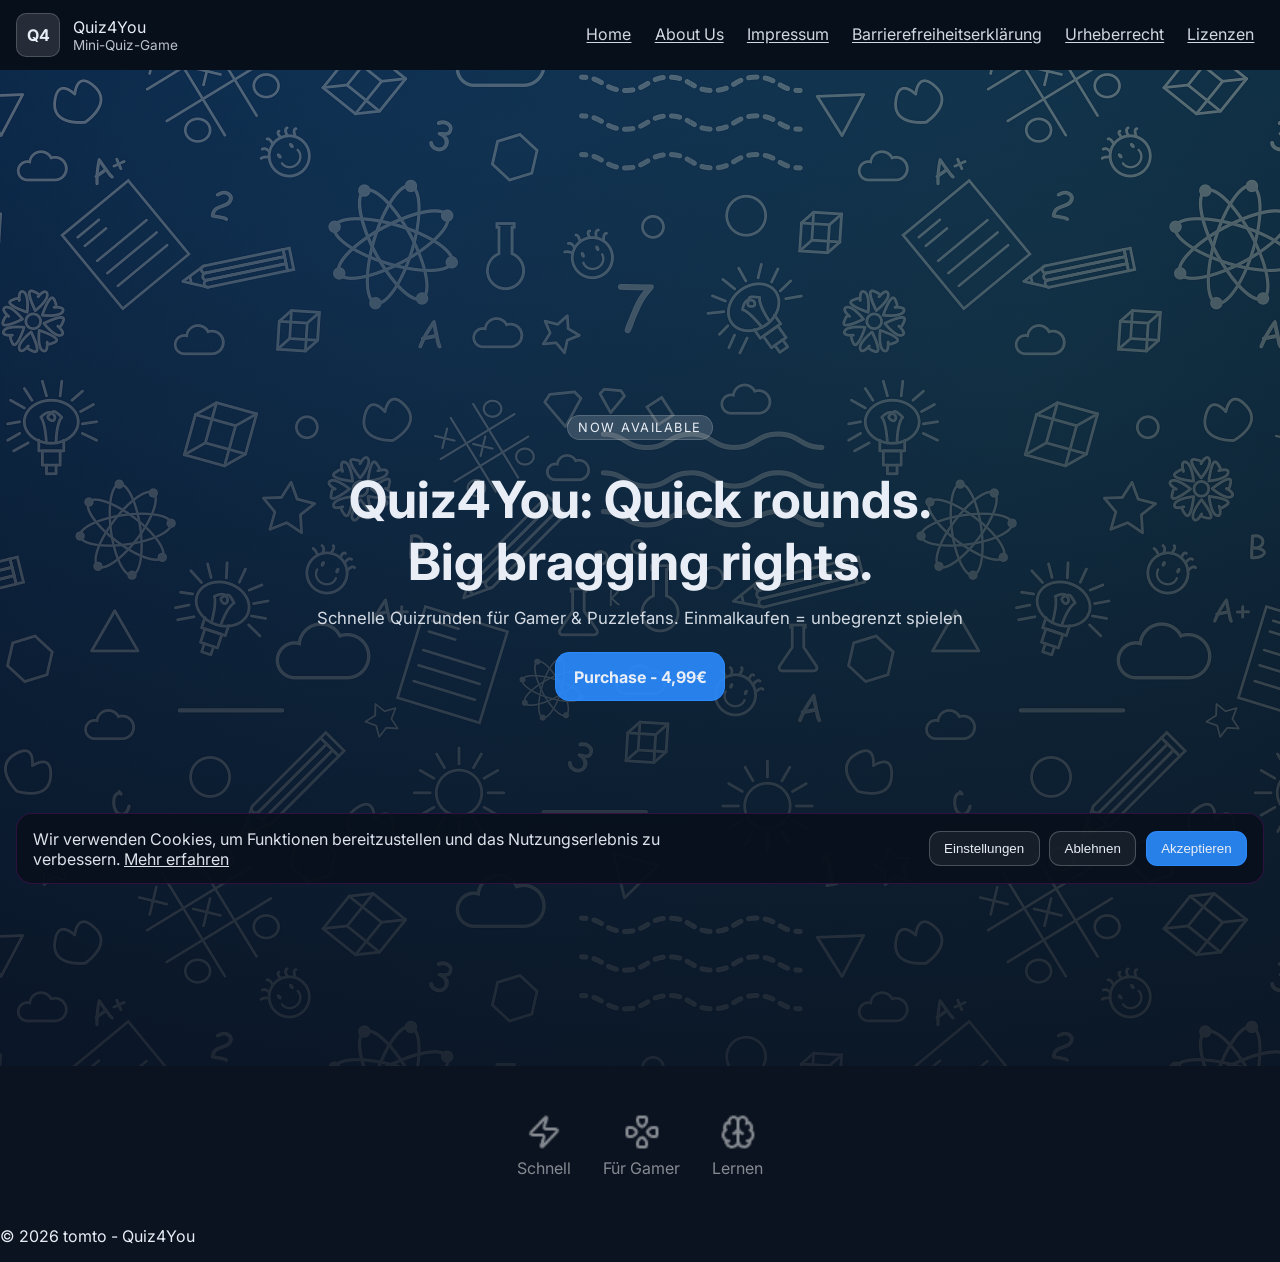
<file: index.html>
<!DOCTYPE html>
<html lang = "de">
<head>
  <meta charset="UTF-8"/>
  <meta name="viewport" content="width=device-width, initial-scale=1"/>
  <title> Quiz4You - Mini-Quiz-Game</title>
  <link rel="stylesheet" href="style.css" />
  <link rel="preconnect" href="https://fonts.googleapis.com">
  <link rel="preconnect" href="https://fonts.gstatic.com" crossorigin>
  <link href="https://fonts.googleapis.com/css2?family=Inter:wght@400;600;700&display=swap" rel="stylesheet">
</head>
<body>
  <a class="skip" href="#main"></a> 
  <!-- topbar -->
  <header class="top">
    <div class="brand">
      <div class="logo" aria-hidden="true">Q4</div>
      <div>
        <div class="brandname">Quiz4You</div>
        <div class="tagline">Mini-Quiz-Game</div>
      </div>
    </div>

    <nav class="nav" aria-label="Hauptnavigation">
      <a href="index.html">Home</a>
      <a href="about.html">About Us</a>
      <a href="contact.html">Impressum</a>
      <a href="accessibility.html">Barrierefreiheitserklärung</a>
      <a href="privacy.html">Urheberrecht</a>
      <a href="license.html">Lizenzen</a>
    </nav>
    
  </header>

  <main id="main" class="hero">
    <div class="hero-overlay"></div>
    <section class="hero-content" aria-labelledby="hero-title">
      <p class="available">NOW AVAILABLE</p>
      <h1 id="hero-title">Quiz4You: Quick rounds.<br> Big bragging rights.</h1>
      <p class="sub">Schnelle Quizrunden für Gamer & Puzzlefans. Einmalkaufen = unbegrenzt spielen</p>
      
      <div class="buy" id="purchase">
        <a class="btn btn-primary btn-lg" href="#" aria-label="Quiz4You kaufen (demo)">Purchase - 4,99€</a>
        <!--<a class="btn btn-ghost btn-lg" href="about.html">About us</a> -->
      </div>
    </section>
  </main>

  <!-- Icons -->
   <section class="features">
    <div class="feature">
      <img src="assets/zap.png" alt="" aria-hidden="true">
      <span>Schnell</span>
    </div>
    <div class="feature">
      <img src="assets/gamepad-directional.png" alt="" aria-hidden="true">
      <span>Für Gamer</span>
    </div>
    <div class="feature">
      <img src="assets/brain.png" alt="" aria-hidden="true">
      <span>Lernen</span>
    </div>
   </section>
  
  <footer class="footer">
    <p>© 2026 tomto - Quiz4You</p>
  </footer>

  <!-- cookies-->
  <div id="cookie-banner" class="cookie" role="dialog" aria-label="Cookie Einstellungen" aria-live="polite">
    <p> Wir verwenden Cookies, um Funktionen bereitzustellen und das Nutzungserlebnis zu verbessern.
      <a href="datasecurity.html">Mehr erfahren</a>
    </p>
    <div class="cookie-actions">
      <button class="btn btn-ghost" id="cookie-settings" type="button">Einstellungen</button>
      <button class="btn btn-ghost" id="cookie-decline" type="button">Ablehnen</button>
      <button class="btn btn-primary" id="cookie-accept" type="button">Akzeptieren</button>
    </div>
  </div>

  <!-- js script-->
  <audio id="btn-sound" src="assets/btn_sound.wav" preload="auto"></audio>
  <script src ="script.js"></script>
</body>

 


</html>
</file>
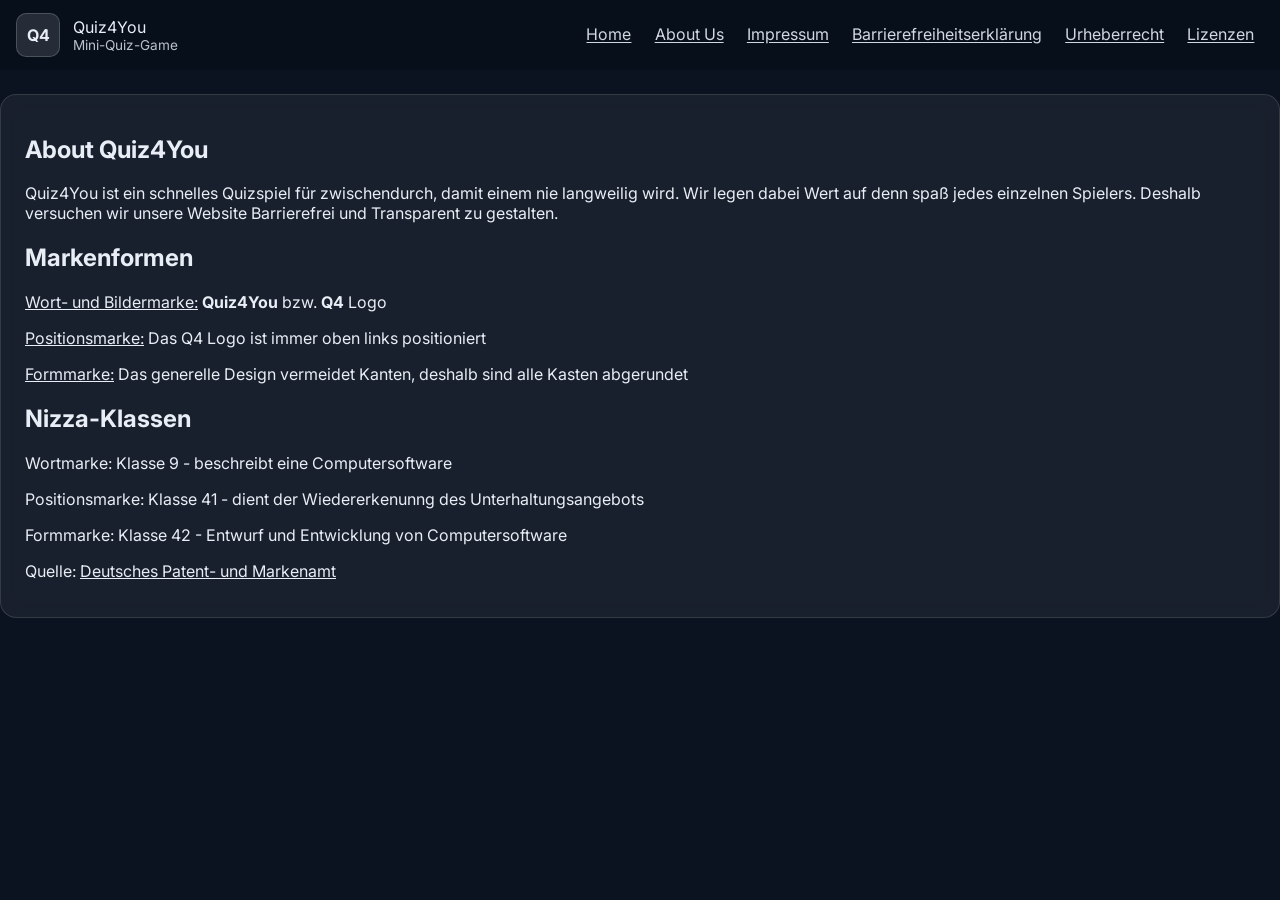
<file: about.html>
<!DOCTYPE html>
<html lang = "de">
<head>
  <meta charset="UTF-8"/>
  <meta name="viewport" content="width=device-width, initial-scale=1"/>
  <title> AboutUs - Quiz4You</title>
  <link rel="stylesheet" href="style.css" />
  <link rel="preconnect" href="https://fonts.googleapis.com">
  <link rel="preconnect" href="https://fonts.gstatic.com" crossorigin>
  <link href="https://fonts.googleapis.com/css2?family=Inter:wght@400;600;700&display=swap" rel="stylesheet">
</head>
<body>
  <a class="skip" href="#main"></a> 
  <!-- topbar -->
  <header class="top">
    <div class="brand">
      <div class="logo" aria-hidden="true">Q4</div>
      <div>
        <div class="brandname">Quiz4You</div>
        <div class="tagline">Mini-Quiz-Game</div>
      </div>
    </div>

    <nav class="nav" aria-label="Hauptnavigation">
      <a href="index.html">Home</a>
      <a href="about.html">About Us</a>
      <a href="contact.html">Impressum</a>
      <a href="accessibility.html">Barrierefreiheitserklärung</a>
      <a href="privacy.html">Urheberrecht</a>
      <a href="license.html">Lizenzen</a>
    </nav>
    
  </header>

  <main class="card">
    <h2>About Quiz4You</h2>
    <p>Quiz4You ist ein schnelles Quizspiel für zwischendurch, damit einem nie langweilig wird. Wir legen dabei Wert auf denn spaß jedes einzelnen Spielers. Deshalb versuchen wir unsere Website Barrierefrei und Transparent zu gestalten.</p>
    
    <h2>Markenformen</h2>
    <p> <u> Wort- und Bildermarke:</u> <b>Quiz4You </b> bzw. <b> Q4 </b> Logo</p>
    <p> <u> Positionsmarke:</u> Das Q4 Logo ist immer oben links positioniert</p>
    <p> <u> Formmarke:</u> Das generelle Design vermeidet Kanten, deshalb sind alle Kasten abgerundet</p>

    <h2>Nizza-Klassen</h2>
    <p> Wortmarke: Klasse 9 - beschreibt eine Computersoftware</p>
    <p> Positionsmarke: Klasse 41 - dient der Wiedererkenunng des Unterhaltungsangebots</p>
    <P> Formmarke: Klasse 42 - Entwurf und Entwicklung von Computersoftware</P>
    <p> Quelle: <a href="https://www.dpma.de/docs/marken/klassifikation_nizza/ncl13-2026_klassentitel_erl_anmerkungen.pdf">Deutsches Patent- und Markenamt</a></p>

 </main>
</html>
</file>
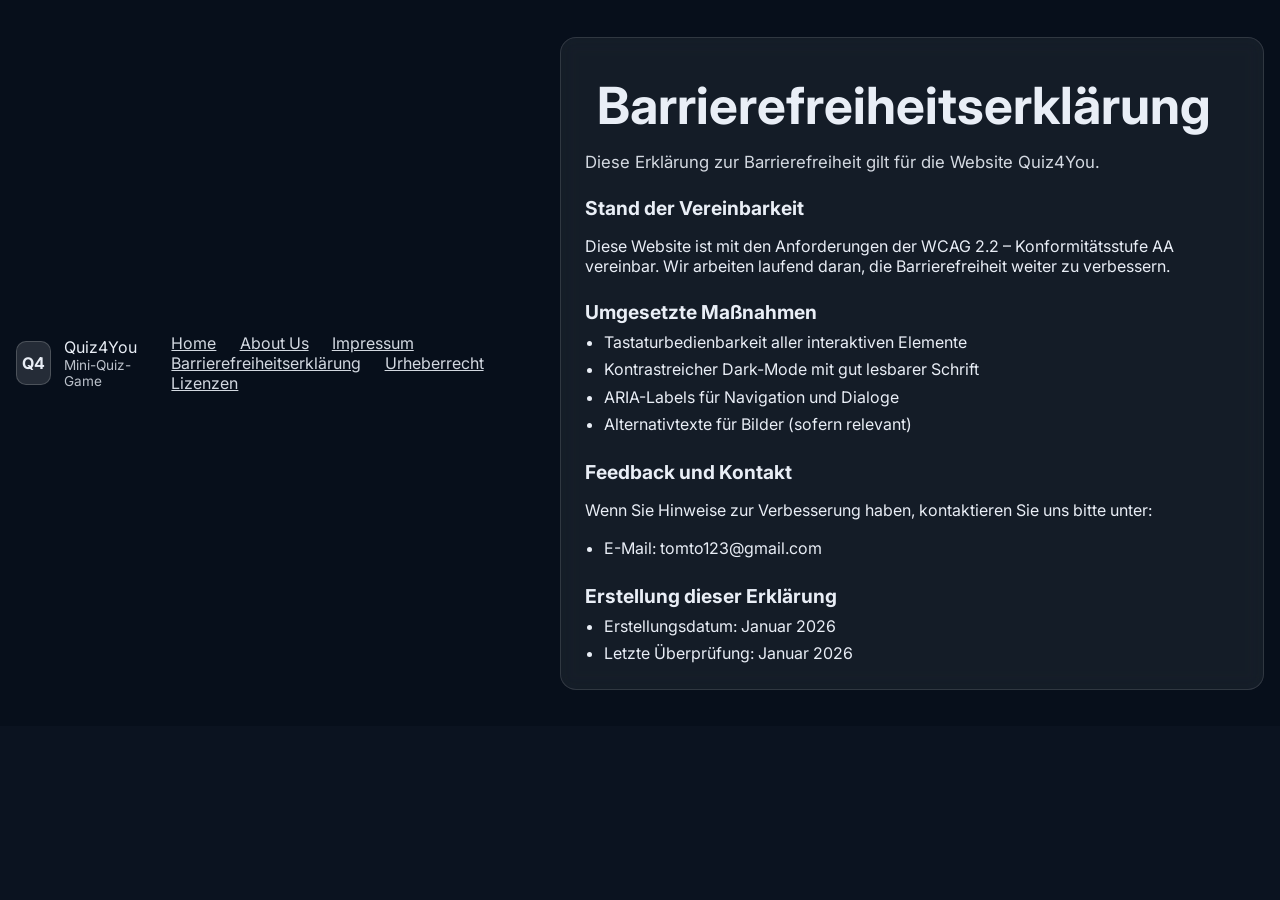
<file: accessibility.html>
<!DOCTYPE html>
<html lang = "de">
<head>
  <meta charset="UTF-8"/>
  <meta name="viewport" content="width=device-width, initial-scale=1"/>
  <title> Barrierefreiheitserklärung - Quiz4You</title>
  <link rel="stylesheet" href="style.css" />
  <link rel="preconnect" href="https://fonts.googleapis.com">
  <link rel="preconnect" href="https://fonts.gstatic.com" crossorigin>
  <link href="https://fonts.googleapis.com/css2?family=Inter:wght@400;600;700&display=swap" rel="stylesheet">
</head>
<body>
  <a class="skip" href="#main"></a> 
  <!-- topbar -->
  <header class="top">
    <div class="brand">
      <div class="logo" aria-hidden="true">Q4</div>
      <div>
        <div class="brandname">Quiz4You</div>
        <div class="tagline">Mini-Quiz-Game</div>
      </div>
    </div>

    <nav class="nav" aria-label="Hauptnavigation">
      <a href="index.html">Home</a>
      <a href="about.html">About Us</a>
      <a href="contact.html">Impressum</a>
      <a href="accessibility.html">Barrierefreiheitserklärung</a>
      <a href="privacy.html">Urheberrecht</a>
      <a href="license.html">Lizenzen</a>
    </nav>

 <main id="main" class="card page">
  <h1>Barrierefreiheitserklärung</h1>
  <p class="sub">Diese Erklärung zur Barrierefreiheit gilt für die Website Quiz4You.</p>

  <section class="license-block">
    <h2>Stand der Vereinbarkeit</h2>
    <p>
      Diese Website ist mit den Anforderungen der WCAG 2.2 – Konformitätsstufe AA vereinbar.
      Wir arbeiten laufend daran, die Barrierefreiheit weiter zu verbessern.
    </p>
  </section>

  <section class="license-block">
    <h2>Umgesetzte Maßnahmen</h2>
    <ul>
      <li>Tastaturbedienbarkeit aller interaktiven Elemente</li>
      <li>Kontrastreicher Dark-Mode mit gut lesbarer Schrift</li>
      <li>ARIA-Labels für Navigation und Dialoge</li>
      <li>Alternativtexte für Bilder (sofern relevant)</li>
    </ul>
  </section>

  <section class="license-block">
    <h2>Feedback und Kontakt</h2>
    <p>
      Wenn Sie Hinweise zur Verbesserung haben, kontaktieren Sie uns bitte unter:
    </p>
    <ul>
      <li>E-Mail: tomto123@gmail.com</li>
    </ul>
  </section>

  <section class="license-block">
    <h2>Erstellung dieser Erklärung</h2>
    <ul>
      <li>Erstellungsdatum: Januar 2026</li>
      <li>Letzte Überprüfung: Januar 2026</li>
    </ul>
  </section>
 </main>
</body>    
</header>
</file>
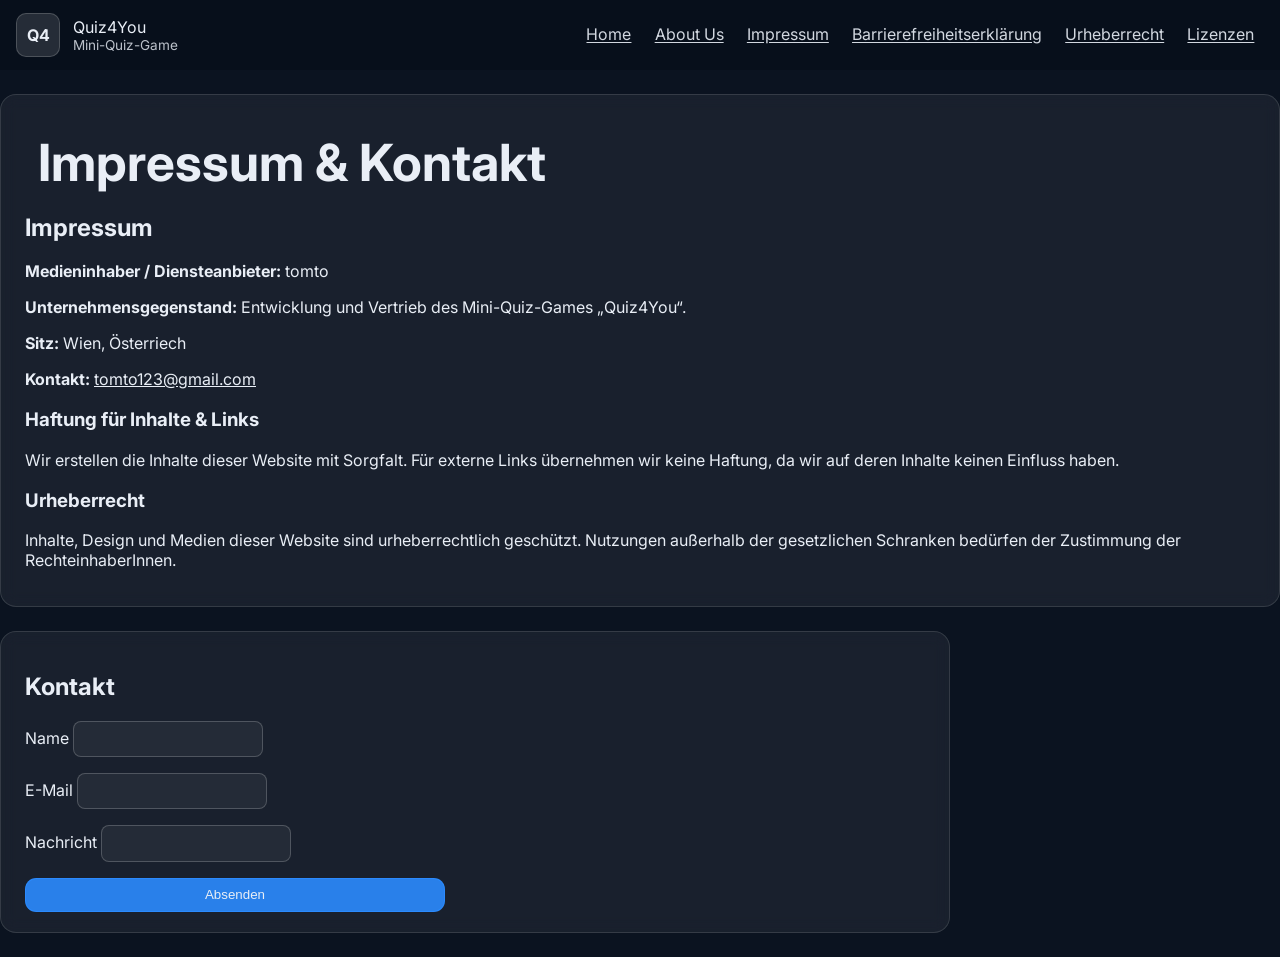
<file: contact.html>
<!DOCTYPE html>
<html lang = "de">
<head>
  <meta charset="UTF-8"/>
  <meta name="viewport" content="width=device-width, initial-scale=1"/>
  <title> Impressum/Kontakt - Quiz4You</title>
  <link rel="stylesheet" href="style.css" />
  <link rel="preconnect" href="https://fonts.googleapis.com">
  <link rel="preconnect" href="https://fonts.gstatic.com" crossorigin>
  <link href="https://fonts.googleapis.com/css2?family=Inter:wght@400;600;700&display=swap" rel="stylesheet">
</head>
<body>
  <a class="skip" href="#main"></a> 
  <!-- topbar -->
  <header class="top">
    <div class="brand">
      <div class="logo" aria-hidden="true">Q4</div>
      <div>
        <div class="brandname">Quiz4You</div>
        <div class="tagline">Mini-Quiz-Game</div>
      </div>
    </div>

    <nav class="nav" aria-label="Hauptnavigation">
      <a href="index.html">Home</a>
      <a href="about.html">About Us</a>
      <a href="contact.html">Impressum</a>
      <a href="accessibility.html">Barrierefreiheitserklärung</a>
      <a href="privacy.html">Urheberrecht</a>
      <a href="license.html">Lizenzen</a>
    </nav>
    
  </header>

  <main class="card">
    <h1>Impressum & Kontakt</h1>

  <section aria-labelledby="impressum-title">
    <h2 id="impressum-title">Impressum</h2>

    <p><b>Medieninhaber / Diensteanbieter:</b> tomto</p>
    <p><b>Unternehmensgegenstand:</b> Entwicklung und Vertrieb des Mini-Quiz-Games „Quiz4You“.</p>
    <p><b>Sitz:</b> Wien, Österriech</p>
    <p><b>Kontakt:</b> <a href="mailto:tomto@gmail.com">tomto123@gmail.com</a></p>

    <h3>Haftung für Inhalte & Links</h3>
    <p>
      Wir erstellen die Inhalte dieser Website mit Sorgfalt. Für externe Links übernehmen wir keine Haftung,
      da wir auf deren Inhalte keinen Einfluss haben.
    </p>

    <h3>Urheberrecht</h3>
    <p>
      Inhalte, Design und Medien dieser Website sind urheberrechtlich geschützt. Nutzungen außerhalb der
      gesetzlichen Schranken bedürfen der Zustimmung der RechteinhaberInnen.
    </p>
  </section>
 </main>

  <section id="contact" class="card page" aria-labelledby="contact-title">
  <h2 id="contact-title">Kontakt</h2>

  <form class="contact-form">
    <label>
      Name
      <input type="text" name="name" required>
    </label>

    <label>
      E-Mail
      <input type="email" name="email" required>
    </label>

    <label>
      Nachricht
      <input type="text" name="Nachricht" required>
    </label>

    <button class="btn btn-primary" type="submit">Absenden</button>
  </form>
 </section>

</html>
</file>
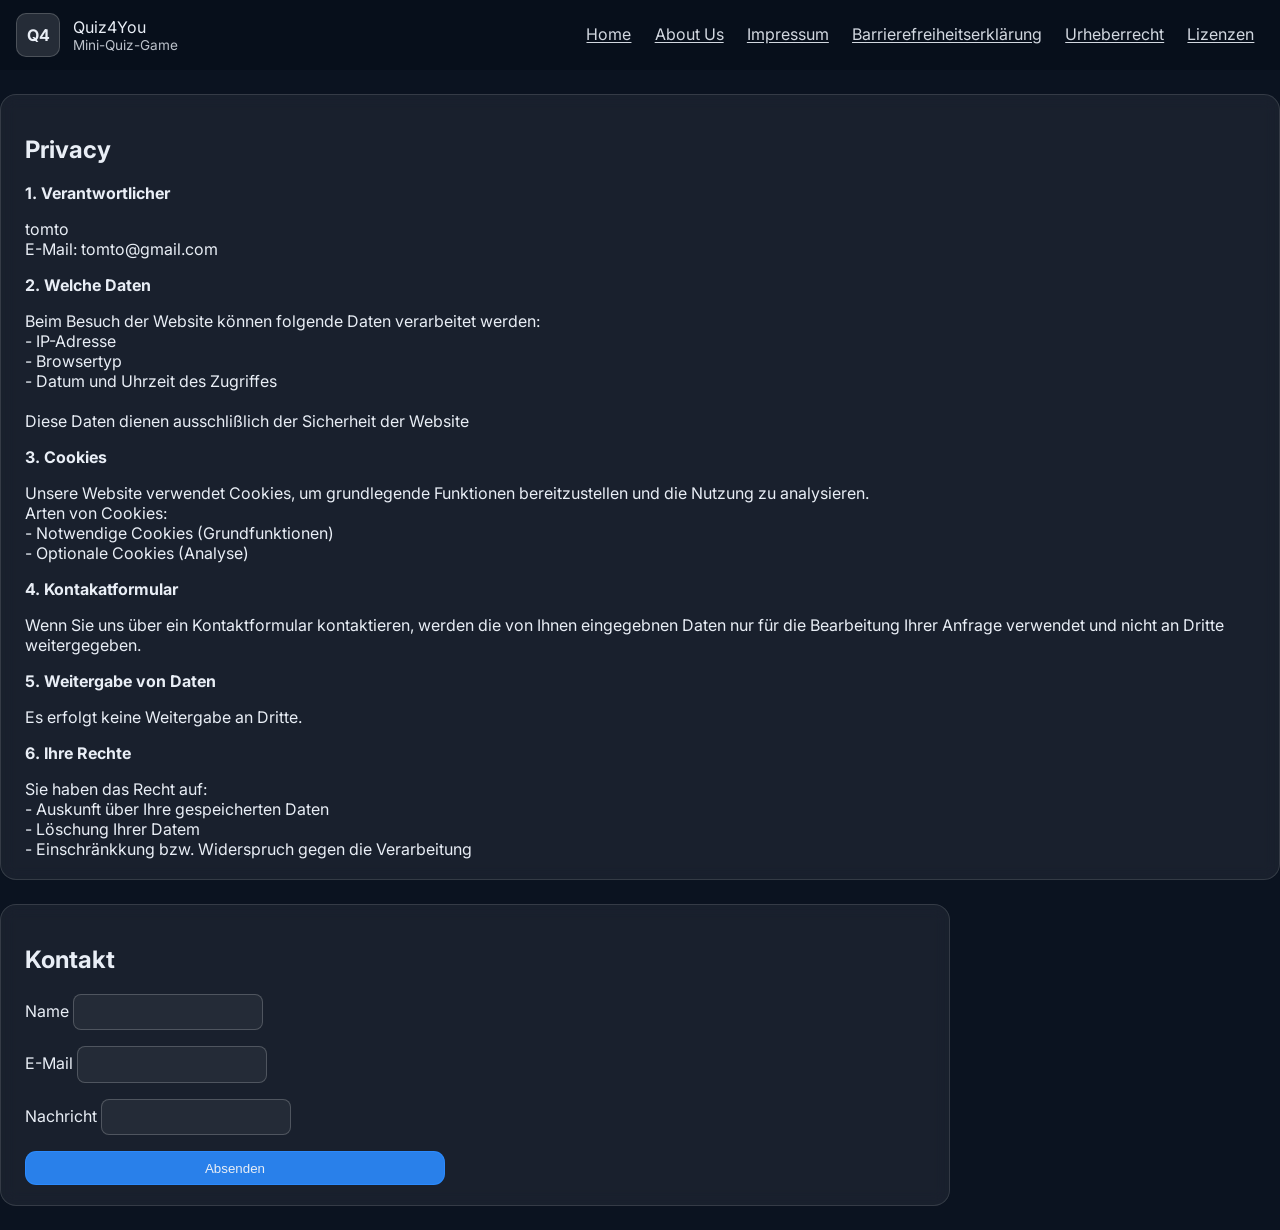
<file: datasecurity.html>
<!DOCTYPE html>
<html lang = "de">
<head>
  <meta charset="UTF-8"/>
  <meta name="viewport" content="width=device-width, initial-scale=1"/>
  <title> Privacy - Quiz4You</title>
  <link rel="stylesheet" href="style.css" />
  <link rel="preconnect" href="https://fonts.googleapis.com">
  <link rel="preconnect" href="https://fonts.gstatic.com" crossorigin>
  <link href="https://fonts.googleapis.com/css2?family=Inter:wght@400;600;700&display=swap" rel="stylesheet">
</head>
<body>
  <a class="skip" href="#main"></a> 
  <!-- topbar -->
  <header class="top">
    <div class="brand">
      <div class="logo" aria-hidden="true">Q4</div>
      <div>
        <div class="brandname">Quiz4You</div>
        <div class="tagline">Mini-Quiz-Game</div>
      </div>
    </div>

    <nav class="nav" aria-label="Hauptnavigation">
      <a href="index.html">Home</a>
      <a href="about.html">About Us</a>
      <a href="contact.html">Impressum</a>
      <a href="accessibility.html">Barrierefreiheitserklärung</a>
      <a href="privacy.html">Urheberrecht</a>
      <a href="license.html">Lizenzen</a>
    </nav>
    
  </header>

  <main class="card">
    <h2>Privacy</h2> 
    <p><b>1. Verantwortlicher</b> </p>
      tomto
      <br> E-Mail: tomto@gmail.com
    <p><b>2. Welche Daten</b></p>
      Beim Besuch der Website können folgende Daten verarbeitet werden:
      <br> - IP-Adresse
      <br> - Browsertyp
      <br> - Datum und Uhrzeit des Zugriffes
      <br> <br> Diese Daten dienen ausschlißlich der Sicherheit der Website
    <p><b>3. Cookies</b></p>
      Unsere Website verwendet Cookies, um grundlegende Funktionen bereitzustellen und die Nutzung zu analysieren.
      <br> Arten von Cookies:
      <br> - Notwendige Cookies (Grundfunktionen)
      <br> - Optionale Cookies (Analyse)
    <p><b>4. Kontakatformular</b></p>
      Wenn Sie uns über ein Kontaktformular kontaktieren, werden die von Ihnen eingegebnen Daten nur für die Bearbeitung Ihrer Anfrage verwendet und nicht an Dritte weitergegeben.
    <p><b>5. Weitergabe von Daten</b></p>
      Es erfolgt keine Weitergabe an Dritte.
    <p><b>6. Ihre Rechte</b></p>
      Sie haben das Recht auf:
      <br>- Auskunft über Ihre gespeicherten Daten
      <br>- Löschung Ihrer Datem
      <br>- Einschränkkung bzw. Widerspruch gegen die Verarbeitung
 </main>
 <section id="contact" class="card page" aria-labelledby="contact-title">
  <h2 id="contact-title">Kontakt</h2>

  <form class="contact-form">
    <label>
      Name
      <input type="text" name="name" required>
    </label>

    <label>
      E-Mail
      <input type="email" name="email" required>
    </label>

    <label>
      Nachricht
      <input type="text" name="Nachricht" required>
    </label>

    <button class="btn btn-primary" type="submit">Absenden</button>
  </form>
 </section>

</html>
</file>
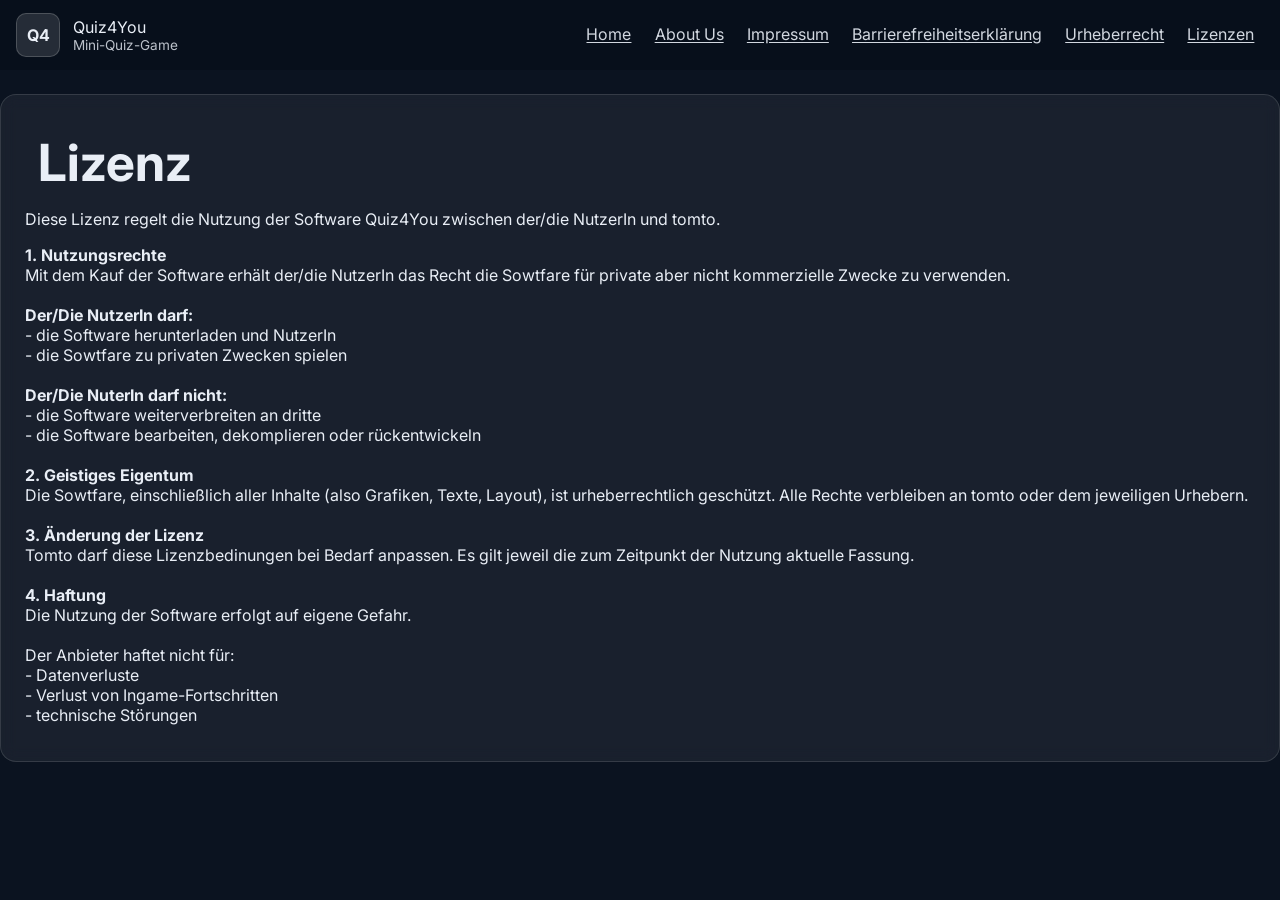
<file: license.html>
<!DOCTYPE html>
<html lang = "de">
<head>
  <meta charset="UTF-8"/>
  <meta name="viewport" content="width=device-width, initial-scale=1"/>
  <title> Lizenz - Quiz4You</title>
  <link rel="stylesheet" href="style.css" />
  <link rel="preconnect" href="https://fonts.googleapis.com">
  <link rel="preconnect" href="https://fonts.gstatic.com" crossorigin>
  <link href="https://fonts.googleapis.com/css2?family=Inter:wght@400;600;700&display=swap" rel="stylesheet">
</head>
<body>
  <a class="skip" href="#main"></a> 
  <!-- topbar -->
  <header class="top">
    <div class="brand">
      <div class="logo" aria-hidden="true">Q4</div>
      <div>
        <div class="brandname">Quiz4You</div>
        <div class="tagline">Mini-Quiz-Game</div>
      </div>
    </div>

    <nav class="nav" aria-label="Hauptnavigation">
      <a href="index.html">Home</a>
      <a href="about.html">About Us</a>
      <a href="contact.html">Impressum</a>
      <a href="accessibility.html">Barrierefreiheitserklärung</a>
      <a href="privacy.html">Urheberrecht</a>
      <a href="license.html">Lizenzen</a>
    </nav>
    
  </header>

  <main class="card">
    <h1>Lizenz</h1>
    <p>
     Diese Lizenz regelt die Nutzung der Software Quiz4You zwischen der/die NutzerIn und tomto. 
    </p>
    <P>
      <b>1. Nutzungsrechte </b>
      <br> Mit dem Kauf der Software erhält der/die NutzerIn das Recht die Sowtfare für private aber nicht kommerzielle Zwecke zu verwenden.
      <br> <br><b> Der/Die NutzerIn darf: </b>
      <br> - die Software herunterladen und NutzerIn
      <br> - die Sowtfare zu privaten Zwecken spielen
      <br><br> <b>Der/Die NuterIn darf nicht:</b>
      <br> - die Software weiterverbreiten an dritte
      <br> - die Software bearbeiten, dekomplieren oder rückentwickeln
      <br> <br> <b>2. Geistiges Eigentum </b>
      <br> Die Sowtfare, einschließlich aller Inhalte (also Grafiken, Texte, Layout), ist urheberrechtlich geschützt. Alle Rechte verbleiben an tomto oder dem jeweiligen Urhebern.
      <br> <br><b>3. Änderung der Lizenz </b>
      <br> Tomto darf diese Lizenzbedinungen bei Bedarf anpassen. Es gilt jeweil die zum Zeitpunkt der Nutzung aktuelle Fassung. 
      <br> <br> <b>4. Haftung</b>
      <br> Die Nutzung der Software erfolgt auf eigene Gefahr.
      <br> <br> Der Anbieter haftet nicht für:
      <br> - Datenverluste
      <br> - Verlust von Ingame-Fortschritten
      <br> - technische Störungen
    </P>

 </main>

</html>
</file>
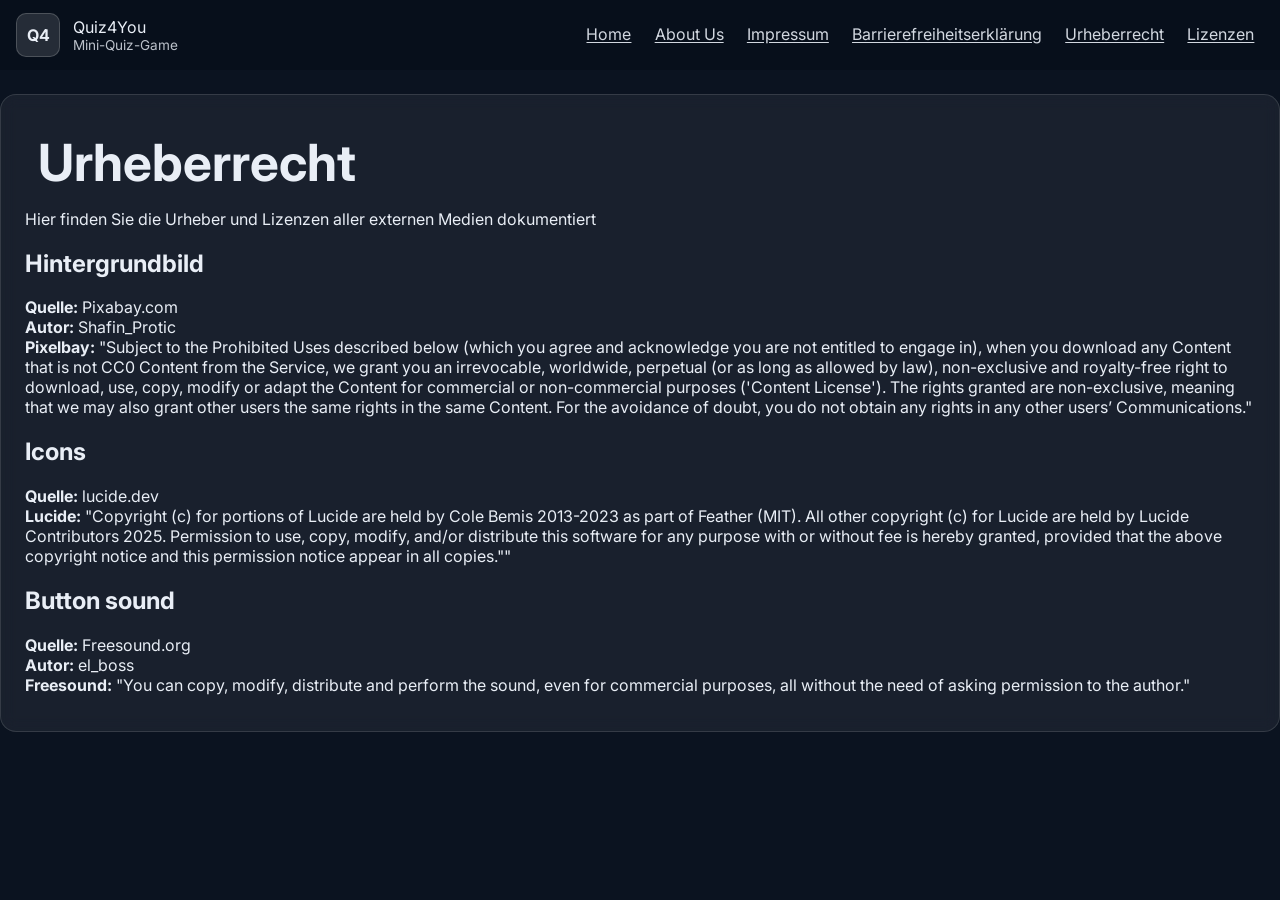
<file: privacy.html>
<!DOCTYPE html>
<html lang = "de">
<head>
  <meta charset="UTF-8"/>
  <meta name="viewport" content="width=device-width, initial-scale=1"/>
  <title> Urheberrecht - Quiz4You</title>
  <link rel="stylesheet" href="style.css" />
  <link rel="preconnect" href="https://fonts.googleapis.com">
  <link rel="preconnect" href="https://fonts.gstatic.com" crossorigin>
  <link href="https://fonts.googleapis.com/css2?family=Inter:wght@400;600;700&display=swap" rel="stylesheet">
</head>
<body>
  <a class="skip" href="#main"></a> 
  <!-- topbar -->
  <header class="top">
    <div class="brand">
      <div class="logo" aria-hidden="true">Q4</div>
      <div>
        <div class="brandname">Quiz4You</div>
        <div class="tagline">Mini-Quiz-Game</div>
      </div>
    </div>

    <nav class="nav" aria-label="Hauptnavigation">
      <a href="index.html">Home</a>
      <a href="about.html">About Us</a>
      <a href="contact.html">Impressum</a>
      <a href="accessibility.html">Barrierefreiheitserklärung</a>
      <a href="privacy.html">Urheberrecht</a>
      <a href="license.html">Lizenzen</a>
    </nav>
    
  </header>

  <main class="card">
    <h1>Urheberrecht</h1>
    <p>Hier finden Sie die Urheber und Lizenzen aller externen Medien dokumentiert</p>
    
    <h2>Hintergrundbild</h2>
    <p><b>Quelle:</b> Pixabay.com <br> <b>Autor:</b> Shafin_Protic <br> <b>Pixelbay:</b> "Subject to the Prohibited Uses described below (which you agree and acknowledge you are not entitled to engage in), when you download any Content that is not CC0 Content from the Service, we grant you an irrevocable, worldwide, perpetual (or as long as allowed by law), non-exclusive and royalty-free right to download, use, copy, modify or adapt the Content for commercial or non-commercial purposes ('Content License'). The rights granted are non-exclusive, meaning that we may also grant other users the same rights in the same Content. For the avoidance of doubt, you do not obtain any rights in any other users’ Communications." </p>

    <h2>Icons</h2>
    <p><b>Quelle:</b> lucide.dev <br> <b>Lucide:</b> "Copyright (c) for portions of Lucide are held by Cole Bemis 2013-2023 as part of Feather (MIT). All other copyright (c) for Lucide are held by Lucide Contributors 2025. Permission to use, copy, modify, and/or distribute this software for any purpose with or without fee is hereby granted, provided that the above copyright notice and this permission notice appear in all copies."" </p>

    <h2>Button sound</h2>
    <p><b>Quelle:</b> Freesound.org <br> <b>Autor:</b> el_boss <br> <b>Freesound:</b> "You can copy, modify, distribute and perform the sound, even for commercial purposes, all without the need of asking permission to the author."</p>
  
 </main>
</html>
</file>
<file: style.css>
body{
    margin: 0;
    font-family: Inter, system-ui, Arial, sans-serif; 
    color:#e9eef6;
    background: #0b1320;
}

.skip{
    position: absolute;
    left: -999px;
    top: 0;
    padding: 0.8rem 1rem;
    background: #ffffff;
    color: #111;
}
.skip:focus{
    left: 1rem;
    top: 1rem;
    z-index: 9999;
}

.top{
    position: sticky;
    top: 0;
    bottom: 0;
    display: flex;
    gap: 1rem;
    align-items: center;
    justify-content: space-between;
    padding: 0.8rem 1rem;
    background: rgba(8, 16, 28, 0.85);
    backdrop-filter: blur(8px);
}

.brand{
    display: flex;
    align-items: center;
    gap: 0.8rem;
}

/* */
.logo{
    width: 42px; height: 42px;
    display: grid;
    place-items: center;
    border-radius: 10px;
    background: rgba(255,255,255,0.12);
    border: 1px solid rgba(255,255,255,0.18);
    font-weight: 700;
} 
*/

.brandname{
    font-weight: 700;
    letter-spacing: 0.3px;
}

.tagline{
    font-size: 0.85rem;
    opacity: 0.8;
}

.nav{
    gap: 1rem;
}
.nav a{
    padding: 0.4rem 0.6rem;
    border-radius: 0.5rem;
    opacity: 0.9;
}
.nav a:hover, .nav a:focus{
    background: rgba(255,255,255,0.1);
}

a{
    color: inherit;
}

.hero{
    min-height: calc(100vh - 64px);
    position: relative;
    display: grid;
    place-items: center;
    padding: 4rem 1rem 6rem;
    background: 
        linear-gradient(180deg, rgba(11,19,32,0.55), rgba(11,19,32,0.9)),
        radial-gradient(circle at 30% 20%, rgba(44,140,255,0.35), transparent),
        radial-gradient(circle at 80% 30%, rgba(110,255,190,0.25), transparent),
        url("assets/hero2.png");
}

.hero-overlay{
    display: none;
}

.hero-content{
    max-width: 900px;
    text-align: center;
    padding: 1rem;
}

.available{
    display: inline-block;
    padding: 0.25rem 0.6rem;
    border-radius: 999px;
    background: rgba(255,255,255,0.16);
    border: 1px solid rgba(255,255,255,0.16);
    letter-spacing: 0.12em;
    font-size:0.8rem;
}

h1{
    margin: 1rem 0.8rem; 
    font-size: clamp(2rem, 4vw, 3.3rem);
}
.sub{
    opacity: 0.9;
    font-size: 1.05rem;
    max-width: 60ch;
    margin: 0.25rem auto 1.5rem;
}
.buy{
    display: flex;
    gap: 0.8rem;
    justify-content: center;
    flex-wrap: wrap;
}

.btn{
    border: 1px solid rgba(255,255,255,0.22);
    background: rgba(255,255,255,0.08S);
    color: #e9eef6;
    padding: 0.55rem 0.9rem;
    border-radius: 0.7rem;
    text-decoration: none;
    cursor: pointer;
    display: inline-flex;
    align-items: center;
    justify-content: center;
    gap: 0.4rem;
}
.btn:focus{
    outline: 2px solid #ffffff;
    outline-offset: 2px;
}
.btn-primary{
    background: rgba(44,140,255,0.9);
    border-color: rgba(44,140,255,0.95);
}
.btn-ghost{
    background: rgba(255,255,255,0.06);
}
.btn-lg{
    padding: 0.85rem 1.1rem;
    border-radius: 0.9rem;
    font-weight: 700;
}

.cookie{
    position: fixed;
    left: 1rem;
    right: 1rem;
    bottom: 1rem;
    padding: 0.9rem 1rem;
    border-radius: 1rem;
    background: rgba(8, 16, 28, 0.92);
    border: 1px solid rgba(255,25,255,0.16);
    display: flex;
    gap: 1rem;
    align-items: center;
    justify-content: space-between;
    flex-wrap: wrap;
}
.cookie p{
    margin: 0;
    max-width: 70ch;
    opacity: 0.95;
}
.cookie-actions{
    display: flex;
    gap: 0.6rem;
    flex-wrap: wrap;
}
.page{
    max-width: 900px;
    margin: 4rem auto 6rem;
    padding: 0 1.25rem;
}
.card{
    background: rgba(255,255,255,0.06);
    backdrop-filter: blur(8px);
    border: 1px solid rgba(255,255,255,0.12);
    border-radius: 1rem;
    padding: 1.25rem 1.5rem;
    margin: 1.5rem 0;
}

.features{
    display: flex;
    justify-content: center;
    gap: 2rem;
    margin: 3rem 0;
    text-align: center;
}
.feature{
    display: flex;
    flex-direction: column;
    align-items: center;
    gap: 0.5rem;
    color: #fff;
    opacity: 0.5;
}
.feature img{
    width: 36px;
    height: 36px;
    filter: brightness(0) invert(1);
}

@media (mind-width: 820px){
    .nav{
        display: flex;
    }
}

.contact-form {
  display: grid;
  gap: 1rem;
  max-width: 420px;
}

.contact-form input,
.contact-form textarea {
  padding: 0.6rem;
  border-radius: 0.5rem;
  border: 1px solid rgba(255,255,255,0.2);
  background: rgba(255,255,255,0.05);
  color: inherit;
}

.hidden { 
    display: none !important; 
}

.license-block {
  margin-top: 1.5rem;
}

.license-block h2 {
  font-size: 1.2rem;
  margin-bottom: 0.4rem;
}

.license-block ul {
  padding-left: 1.2rem;
  margin: 0;
}

.license-block li {
  margin: 0.2rem 0;
  line-height: 1.5;
}
</file>
